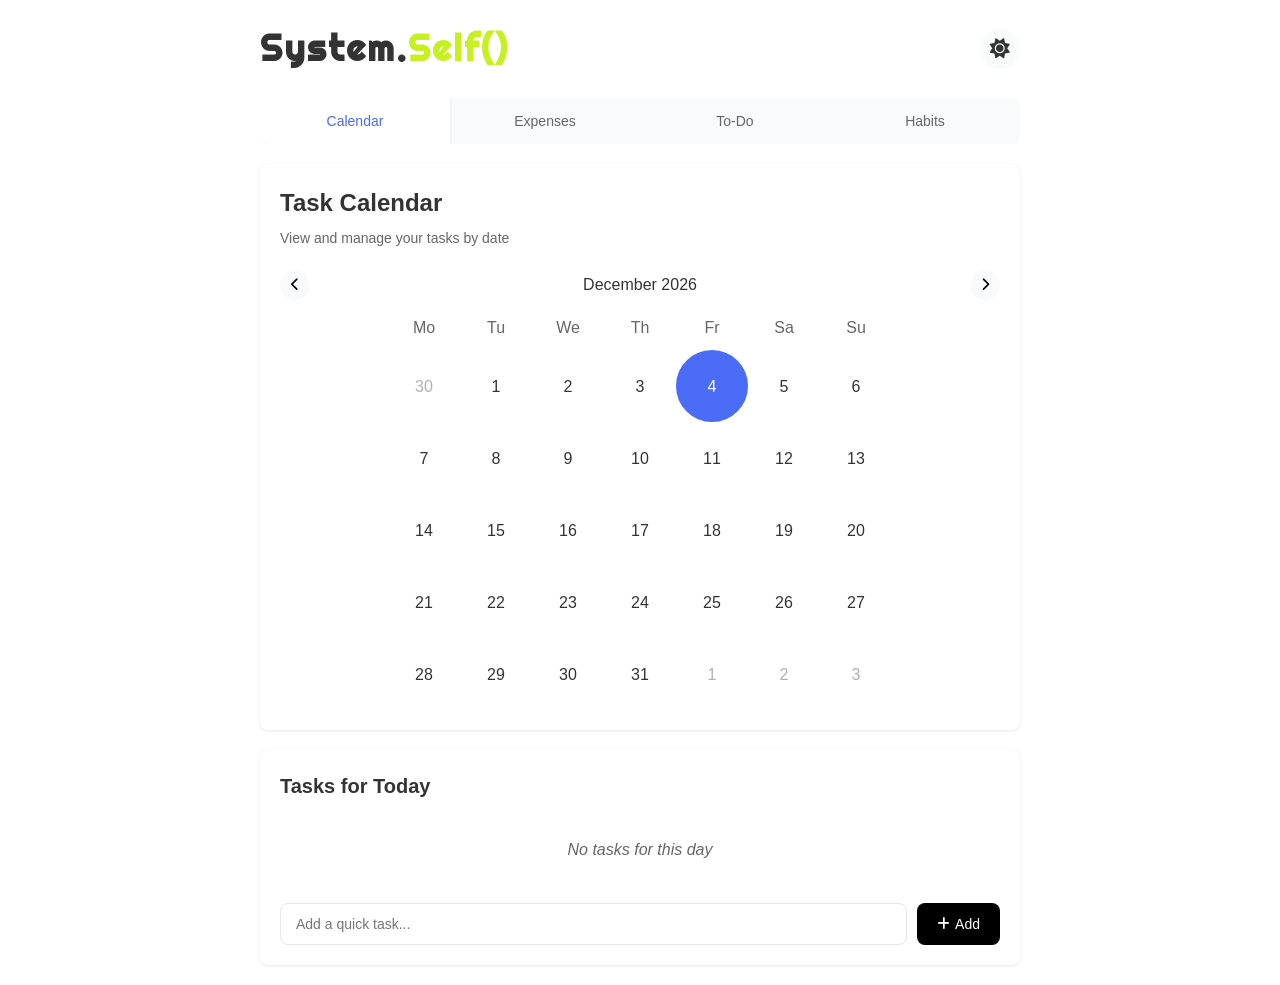
<file: index.html>
<!DOCTYPE html>
<html lang="en">
  <head>
    <meta charset="UTF-8" />
    <meta name="viewport" content="width=device-width, initial-scale=1.0" />
    <title>Task Calendar</title>
    <link rel="stylesheet" href="css/global.css" />
    <link rel="stylesheet" href="css/todo.css" />
    <link
      rel="stylesheet"
      href="https://cdnjs.cloudflare.com/ajax/libs/font-awesome/6.4.0/css/all.min.css"
    />
  </head>
  <body>
    <div class="app">
      <header class="header">
        <h1 class="header__title">
          System.<span class="header__title-accent">Self()</span>
        </h1>
        <button class="header__theme-toggle" id="themeToggle">
          <i class="fas fa-sun"></i>
        </button>
      </header>

      <nav class="tabs">
        <a href="index.html" class="tabs__button tabs__button--active"
          >Calendar</a
        >
        <a href="expenses.html" class="tabs__button">Expenses</a>
        <a href="todo.html" class="tabs__button">To-Do</a>
        <a href="habits.html" class="tabs__button">Habits</a>
      </nav>

      <main class="content">
        <!-- Task Calendar Page -->
        <section class="page-content">
          <div class="task-calendar task-calendar--full">
            <h2 class="task-calendar__title">Task Calendar</h2>
            <p class="task-calendar__subtitle">
              View and manage your tasks by date
            </p>

            <div class="task-calendar__header">
              <button class="task-calendar__control" id="prevCalendarMonth">
                <i class="fas fa-chevron-left"></i>
              </button>
              <h3 class="task-calendar__month" id="taskCalendarMonth">
                March 2025
              </h3>
              <button class="task-calendar__control" id="nextCalendarMonth">
                <i class="fas fa-chevron-right"></i>
              </button>
            </div>

            <div class="task-calendar__weekdays">
              <div class="task-calendar__weekday">Mo</div>
              <div class="task-calendar__weekday">Tu</div>
              <div class="task-calendar__weekday">We</div>
              <div class="task-calendar__weekday">Th</div>
              <div class="task-calendar__weekday">Fr</div>
              <div class="task-calendar__weekday">Sa</div>
              <div class="task-calendar__weekday">Su</div>
            </div>

            <div class="task-calendar__days" id="taskCalendarDays">
              <!-- Days will be generated by JavaScript -->
            </div>
          </div>

          <div class="day-tasks">
            <h3 class="day-tasks__title">
              Tasks for <span id="selectedDate">Today</span>
            </h3>
            <div class="day-tasks__list" id="dayTasksList">
              <!-- Tasks will be generated by JavaScript -->
            </div>
            <div class="day-tasks__form">
              <input
                type="text"
                class="day-tasks__input"
                id="quickTaskInput"
                placeholder="Add a quick task..."
              />
              <button class="day-tasks__add-btn" id="quickAddTaskBtn">
                <i class="fas fa-plus"></i> Add
              </button>
            </div>
          </div>

          <!-- Task Modal -->
          <div class="modal" id="taskModal">
            <div class="modal__content">
              <div class="modal__header">
                <h3 class="modal__title">Add Task</h3>
                <button class="modal__close" id="closeTaskModal">
                  &times;
                </button>
              </div>
              <div class="modal__body">
                <form id="taskForm">
                  <div class="form-group">
                    <label for="taskTitle">Task</label>
                    <input
                      type="text"
                      id="taskTitle"
                      class="form-control"
                      placeholder="Enter task title"
                    />
                  </div>
                  <div class="form-group">
                    <label for="taskCategory">Category</label>
                    <select id="taskCategory" class="form-control">
                      <option value="work">Work</option>
                      <option value="personal">Personal</option>
                      <option value="health">Health</option>
                    </select>
                  </div>
                  <div class="form-group">
                    <label for="taskDueDate">Due Date</label>
                    <input type="date" id="taskDueDate" class="form-control" />
                  </div>
                  <div class="form-group">
                    <label for="taskPriority">Priority</label>
                    <select id="taskPriority" class="form-control">
                      <option value="low">Low</option>
                      <option value="medium">Medium</option>
                      <option value="high">High</option>
                    </select>
                  </div>
                  <button type="submit" class="form-submit">Save Task</button>
                </form>
              </div>
            </div>
          </div>
        </section>
      </main>
    </div>

    <script src="js/storage.js" type="module"></script>
    <script src="js/calendar.js" type="module"></script>
    <script src="js/page-init.js" type="module"></script>
  </body>
</html>
</file>
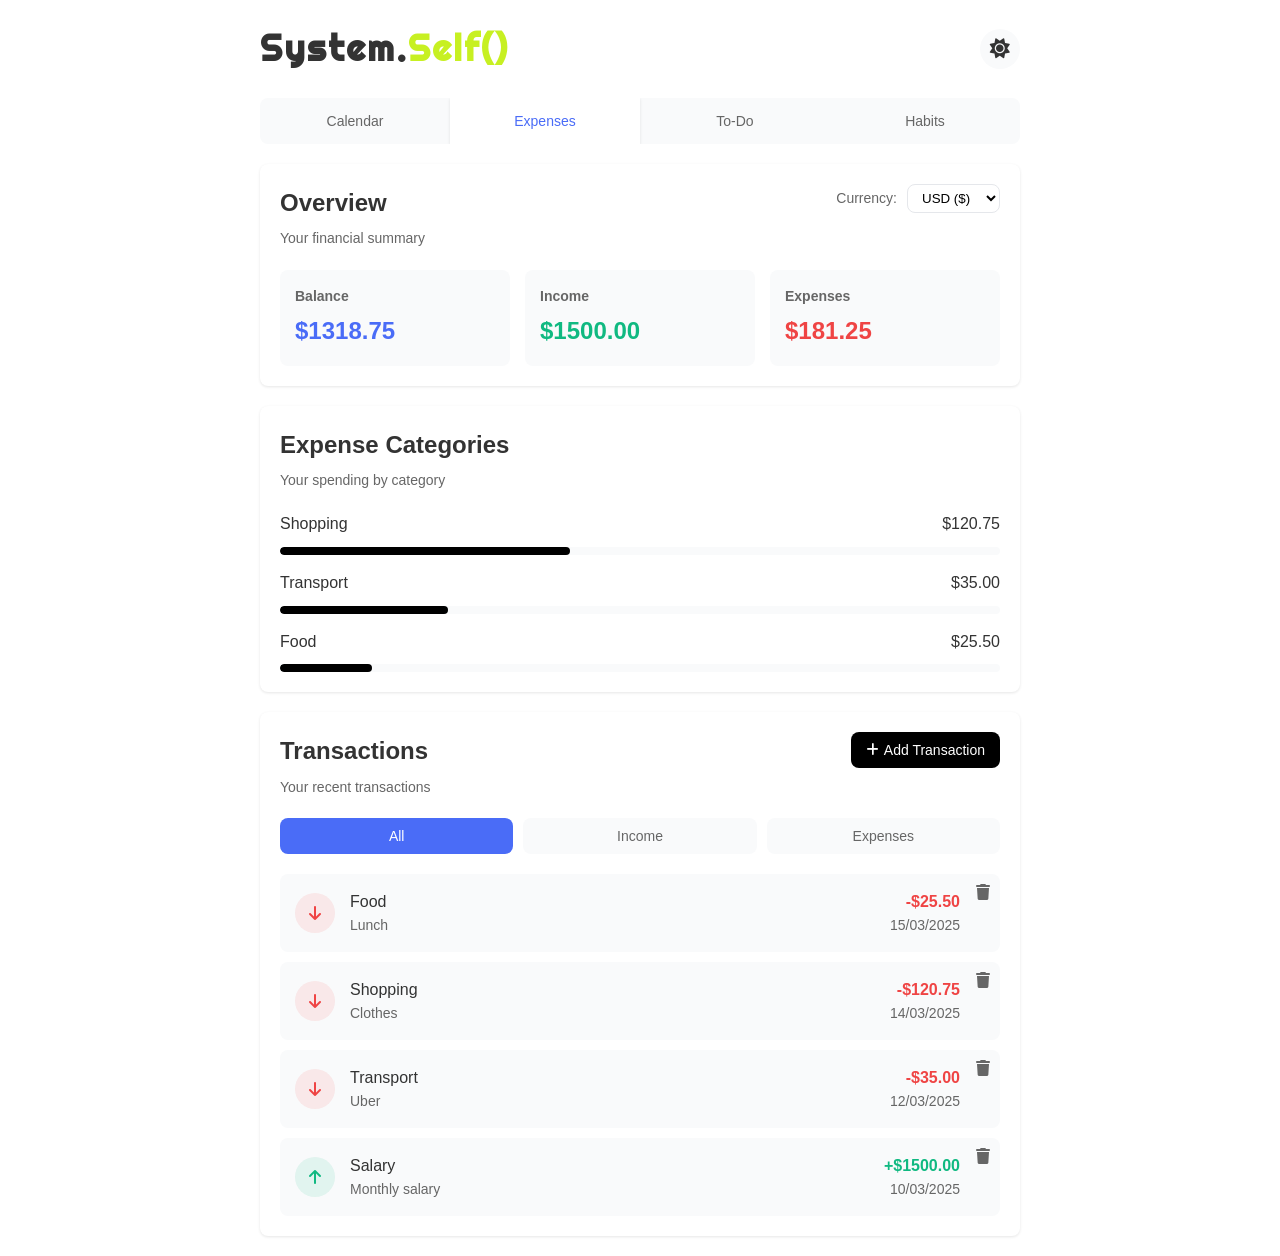
<file: expenses.html>
<!DOCTYPE html>
<html lang="en">
  <head>
    <meta charset="UTF-8" />
    <meta name="viewport" content="width=device-width, initial-scale=1.0" />
    <title>Expenses</title>
    <link rel="stylesheet" href="./css/global.css" />
    <link rel="stylesheet" href="./css/expenses.css" />
    <link
      rel="stylesheet"
      href="https://cdnjs.cloudflare.com/ajax/libs/font-awesome/6.4.0/css/all.min.css"
    />
  </head>
  <body>
    <div class="app">
      <header class="header">
        <h1 class="header__title">
          System.<span class="header__title-accent">Self()</span>
        </h1>
        <button class="header__theme-toggle" id="themeToggle">
          <i class="fas fa-sun"></i>
        </button>
      </header>

      <nav class="tabs">
        <a href="index.html" class="tabs__button">Calendar</a>
        <a href="expenses.html" class="tabs__button tabs__button--active"
          >Expenses</a
        >
        <a href="todo.html" class="tabs__button">To-Do</a>
        <a href="habits.html" class="tabs__button">Habits</a>
      </nav>

      <main class="content">
        <!-- Expenses Page -->
        <section class="page-content">
          <div class="overview">
            <div class="overview__header">
              <div>
                <h2 class="overview__title">Overview</h2>
                <p class="overview__subtitle">Your financial summary</p>
              </div>
              <div class="currency-selector">
                <label for="currencySelect">Currency:</label>
                <select id="currencySelect" class="currency-selector__dropdown">
                  <option value="USD">USD ($)</option>
                  <option value="EUR">EUR (€)</option>
                  <option value="UAH">UAH (₴)</option>
                </select>
              </div>
            </div>
            <div class="overview__stats">
              <div class="overview__stat">
                <h3 class="overview__stat-title">Balance</h3>
                <p
                  class="overview__stat-value overview__stat-value--balance"
                  id="balanceValue"
                >
                  $1318.75
                </p>
              </div>
              <div class="overview__stat">
                <h3 class="overview__stat-title">Income</h3>
                <p
                  class="overview__stat-value overview__stat-value--income"
                  id="incomeValue"
                >
                  $1500.00
                </p>
              </div>
              <div class="overview__stat">
                <h3 class="overview__stat-title">Expenses</h3>
                <p
                  class="overview__stat-value overview__stat-value--expense"
                  id="expenseValue"
                >
                  $181.25
                </p>
              </div>
            </div>
          </div>

          <div class="categories">
            <h2 class="categories__title">Expense Categories</h2>
            <p class="categories__subtitle">Your spending by category</p>
            <div class="categories__list" id="expenseCategories">
              <!-- Categories will be generated by JavaScript -->
            </div>
          </div>

          <div class="transactions">
            <div class="transactions__header">
              <div>
                <h2 class="transactions__title">Transactions</h2>
                <p class="transactions__subtitle">Your recent transactions</p>
              </div>
              <button class="transactions__add-btn" id="addTransactionBtn">
                <i class="fas fa-plus"></i> Add Transaction
              </button>
            </div>
            <div class="transactions__filters">
              <button
                class="transactions__filter transactions__filter--active"
                data-filter="all"
              >
                All
              </button>
              <button class="transactions__filter" data-filter="income">
                Income
              </button>
              <button class="transactions__filter" data-filter="expense">
                Expenses
              </button>
            </div>
            <div class="transactions__list" id="transactionsList">
              <!-- Transactions will be generated by JavaScript -->
            </div>
          </div>

          <!-- Transaction Modal -->
          <div class="modal" id="transactionModal">
            <div class="modal__content">
              <div class="modal__header">
                <h3 class="modal__title">Add Transaction</h3>
                <button class="modal__close" id="closeTransactionModal">
                  &times;
                </button>
              </div>
              <div class="modal__body">
                <form id="transactionForm">
                  <div class="form-group">
                    <label for="transactionType">Type</label>
                    <select id="transactionType" class="form-control">
                      <option value="income">Income</option>
                      <option value="expense">Expense</option>
                    </select>
                  </div>
                  <div class="form-group">
                    <label for="transactionCategory">Category</label>
                    <input
                      type="text"
                      id="transactionCategory"
                      class="form-control"
                      placeholder="e.g., Food, Transport"
                    />
                  </div>
                  <div class="form-group">
                    <label for="transactionDescription">Description</label>
                    <input
                      type="text"
                      id="transactionDescription"
                      class="form-control"
                      placeholder="e.g., Lunch, Uber"
                    />
                  </div>
                  <div class="form-group">
                    <label for="transactionAmount">Amount</label>
                    <input
                      type="number"
                      id="transactionAmount"
                      class="form-control"
                      step="0.01"
                      placeholder="0.00"
                    />
                  </div>
                  <div class="form-group">
                    <label for="transactionDate">Date</label>
                    <input
                      type="date"
                      id="transactionDate"
                      class="form-control"
                    />
                  </div>
                  <button type="submit" class="form-submit">
                    Save Transaction
                  </button>
                </form>
              </div>
            </div>
          </div>
        </section>
      </main>
    </div>

    <script src="js/storage.js" type="module"></script>
    <script src="js/expenses.js" type="module"></script>
    <script src="js/page-init.js" type="module"></script>
  </body>
</html>
</file>
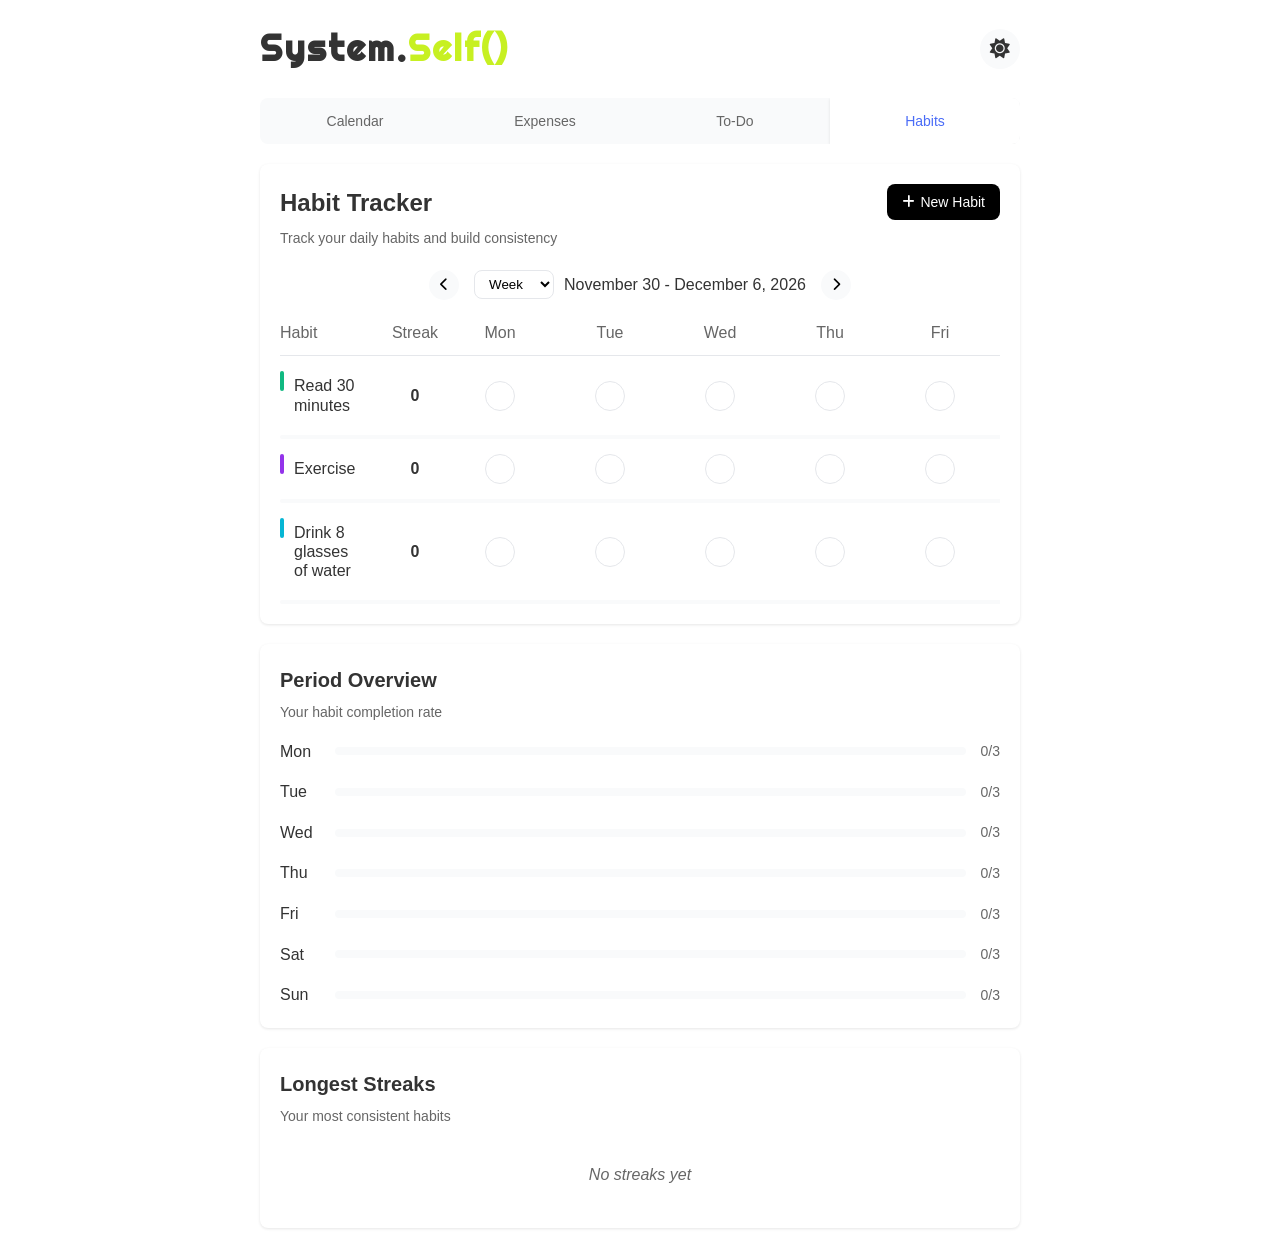
<file: habits.html>
<!DOCTYPE html>
<html lang="en">
  <head>
    <meta charset="UTF-8" />
    <meta name="viewport" content="width=device-width, initial-scale=1.0" />
    <title>Habits</title>
    <link rel="stylesheet" href="./css/global.css" />
    <link rel="stylesheet" href="./css/habits.css" />
    <link
      rel="stylesheet"
      href="https://cdnjs.cloudflare.com/ajax/libs/font-awesome/6.4.0/css/all.min.css"
    />
  </head>
  <body>
    <div class="app">
      <header class="header">
        <h1 class="header__title">
          System.<span class="header__title-accent">Self()</span>
        </h1>
        <button class="header__theme-toggle" id="themeToggle">
          <i class="fas fa-sun"></i>
        </button>
      </header>

      <nav class="tabs">
        <a href="index.html" class="tabs__button">Calendar</a>
        <a href="expenses.html" class="tabs__button">Expenses</a>
        <a href="todo.html" class="tabs__button">To-Do</a>
        <a href="habits.html" class="tabs__button tabs__button--active"
          >Habits</a
        >
      </nav>

      <main class="content">
        <!-- Habits Page -->
        <section class="page-content">
          <div class="habit-tracker">
            <div class="habit-tracker__header">
              <div>
                <h2 class="habit-tracker__title">Habit Tracker</h2>
                <p class="habit-tracker__subtitle">
                  Track your daily habits and build consistency
                </p>
              </div>
              <button class="habit-tracker__add-btn" id="addHabitBtn">
                <i class="fas fa-plus"></i> New Habit
              </button>
            </div>

            <div class="habit-tracker__period">
              <button class="habit-tracker__period-btn" id="prevPeriodBtn">
                <i class="fas fa-chevron-left"></i>
              </button>
              <div class="habit-tracker__period-select">
                <select id="periodType" class="habit-tracker__period-dropdown">
                  <option value="week">Week</option>
                  <option value="month">Month</option>
                </select>
                <span id="currentPeriod">October 15-21, 2023</span>
              </div>
              <button class="habit-tracker__period-btn" id="nextPeriodBtn">
                <i class="fas fa-chevron-right"></i>
              </button>
            </div>

            <div class="habit-tracker__table">
              <div class="habit-tracker__table-header" id="habitTableHeader">
                <div
                  class="habit-tracker__header-cell habit-tracker__header-cell--habit"
                >
                  Habit
                </div>
                <div
                  class="habit-tracker__header-cell habit-tracker__header-cell--streak"
                >
                  Streak
                </div>
                <!-- Day headers will be generated by JavaScript -->
              </div>
              <div class="habit-tracker__habits" id="habitsList">
                <!-- Habits will be generated by JavaScript -->
              </div>
            </div>
          </div>

          <div class="weekly-overview">
            <h2 class="weekly-overview__title">Period Overview</h2>
            <p class="weekly-overview__subtitle">Your habit completion rate</p>
            <div class="weekly-overview__stats" id="weeklyOverview">
              <!-- Weekly stats will be generated by JavaScript -->
            </div>
          </div>

          <div class="longest-streaks">
            <h2 class="longest-streaks__title">Longest Streaks</h2>
            <p class="longest-streaks__subtitle">Your most consistent habits</p>
            <div class="longest-streaks__list" id="longestStreaksList">
              <!-- Longest streaks will be generated by JavaScript -->
            </div>
          </div>

          <!-- Habit Modal -->
          <div class="modal" id="habitModal">
            <div class="modal__content">
              <div class="modal__header">
                <h3 class="modal__title">Add New Habit</h3>
                <button class="modal__close" id="closeHabitModal">
                  &times;
                </button>
              </div>
              <div class="modal__body">
                <form id="habitForm">
                  <div class="form-group">
                    <label for="habitName">Habit Name</label>
                    <input
                      type="text"
                      id="habitName"
                      class="form-control"
                      placeholder="e.g., Morning Meditation"
                    />
                  </div>
                  <div class="form-group">
                    <label for="habitColor">Color</label>
                    <select id="habitColor" class="form-control">
                      <option value="blue">Blue</option>
                      <option value="green">Green</option>
                      <option value="purple">Purple</option>
                      <option value="teal">Teal</option>
                    </select>
                  </div>
                  <div class="form-group">
                    <label>Days of the Week</label>
                    <div class="checkbox-group">
                      <label
                        ><input
                          type="checkbox"
                          name="habitDays"
                          value="mon"
                          checked
                        />
                        Monday</label
                      >
                      <label
                        ><input
                          type="checkbox"
                          name="habitDays"
                          value="tue"
                          checked
                        />
                        Tuesday</label
                      >
                      <label
                        ><input
                          type="checkbox"
                          name="habitDays"
                          value="wed"
                          checked
                        />
                        Wednesday</label
                      >
                      <label
                        ><input
                          type="checkbox"
                          name="habitDays"
                          value="thu"
                          checked
                        />
                        Thursday</label
                      >
                      <label
                        ><input
                          type="checkbox"
                          name="habitDays"
                          value="fri"
                          checked
                        />
                        Friday</label
                      >
                      <label
                        ><input type="checkbox" name="habitDays" value="sat" />
                        Saturday</label
                      >
                      <label
                        ><input type="checkbox" name="habitDays" value="sun" />
                        Sunday</label
                      >
                    </div>
                  </div>
                  <button type="submit" class="form-submit">Save Habit</button>
                </form>
              </div>
            </div>
          </div>
        </section>
      </main>
    </div>

    <script src="js/storage.js" type="module"></script>
    <script src="js/habits.js" type="module"></script>
    <script src="js/page-init.js" type="module"></script>
  </body>
</html>
</file>
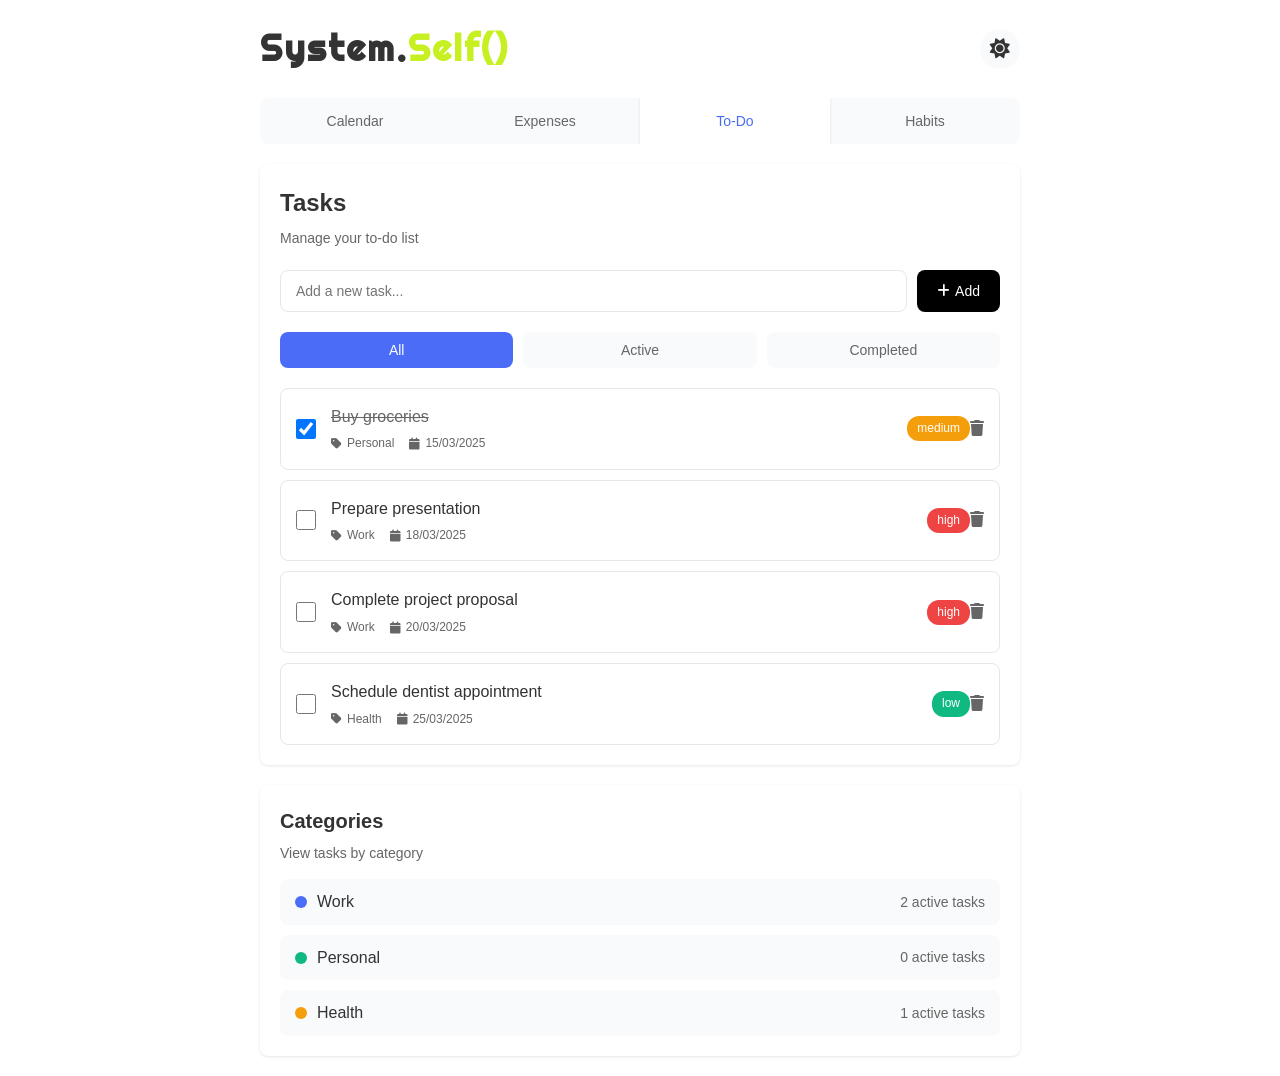
<file: todo.html>
<!DOCTYPE html>
<html lang="en">
  <head>
    <meta charset="UTF-8" />
    <meta name="viewport" content="width=device-width, initial-scale=1.0" />
    <title>To-Do</title>
    <link rel="stylesheet" href="./css/global.css" />
    <link rel="stylesheet" href="./css/todo.css" />
    <link
      rel="stylesheet"
      href="https://cdnjs.cloudflare.com/ajax/libs/font-awesome/6.4.0/css/all.min.css"
    />
  </head>
  <body>
    <div class="app">
      <header class="header">
        <h1 class="header__title">
          System.<span class="header__title-accent">Self()</span>
        </h1>
        <button class="header__theme-toggle" id="themeToggle">
          <i class="fas fa-sun"></i>
        </button>
      </header>

      <nav class="tabs">
        <a href="index.html" class="tabs__button">Calendar</a>
        <a href="expenses.html" class="tabs__button">Expenses</a>
        <a href="todo.html" class="tabs__button tabs__button--active">To-Do</a>
        <a href="habits.html" class="tabs__button">Habits</a>
      </nav>

      <main class="content">
        <!-- To-Do Page -->
        <section class="page-content">
          <div class="tasks">
            <h2 class="tasks__title">Tasks</h2>
            <p class="tasks__subtitle">Manage your to-do list</p>

            <div class="tasks__form">
              <input
                type="text"
                class="tasks__input"
                id="taskInput"
                placeholder="Add a new task..."
              />
              <button class="tasks__add-btn" id="addTaskBtn">
                <i class="fas fa-plus"></i> Add
              </button>
            </div>

            <div class="tasks__filters">
              <button
                class="tasks__filter tasks__filter--active"
                data-filter="all"
              >
                All
              </button>
              <button class="tasks__filter" data-filter="active">Active</button>
              <button class="tasks__filter" data-filter="completed">
                Completed
              </button>
            </div>

            <div class="tasks__list" id="tasksList">
              <!-- Tasks will be generated by JavaScript -->
            </div>
          </div>

          <div class="task-categories">
            <h2 class="task-categories__title">Categories</h2>
            <p class="task-categories__subtitle">View tasks by category</p>

            <div class="task-categories__list" id="categoriesList">
              <!-- Categories will be generated by JavaScript -->
            </div>
          </div>

          <!-- Task Modal -->
          <div class="modal" id="taskModal">
            <div class="modal__content">
              <div class="modal__header">
                <h3 class="modal__title">Add Task</h3>
                <button class="modal__close" id="closeTaskModal">
                  &times;
                </button>
              </div>
              <div class="modal__body">
                <form id="taskForm">
                  <div class="form-group">
                    <label for="taskTitle">Task</label>
                    <input
                      type="text"
                      id="taskTitle"
                      class="form-control"
                      placeholder="Enter task title"
                    />
                  </div>
                  <div class="form-group">
                    <label for="taskCategory">Category</label>
                    <select id="taskCategory" class="form-control">
                      <option value="work">Work</option>
                      <option value="personal">Personal</option>
                      <option value="health">Health</option>
                    </select>
                  </div>
                  <div class="form-group">
                    <label for="taskDueDate">Due Date</label>
                    <input type="date" id="taskDueDate" class="form-control" />
                  </div>
                  <div class="form-group">
                    <label for="taskPriority">Priority</label>
                    <select id="taskPriority" class="form-control">
                      <option value="low">Low</option>
                      <option value="medium">Medium</option>
                      <option value="high">High</option>
                    </select>
                  </div>
                  <button type="submit" class="form-submit">Save Task</button>
                </form>
              </div>
            </div>
          </div>
        </section>
      </main>
    </div>

    <script src="js/storage.js" type="module"></script>
    <script src="js/todo.js" type="module"></script>
    <script src="js/page-init.js" type="module"></script>
  </body>
</html>
</file>
<file: css/global.css>
@import url("https://fonts.googleapis.com/css2?family=Righteous&family=Rubik+Mono+One&display=swap");

:root {
  --primary-color: #4a6cf7;
  --success-color: #10b981;
  --warning-color: #f59e0b;
  --danger-color: #ef4444;
  --accent-color-yellow: #c7f022;
  --habits-purple-color: #9333ea;
  --habits-teal-color: #06b6d4;
  --text-color: #333;
  --text-secondary: #666;
  --background-color: #fff;
  --white-color: #fff;
  --black-color: #000;
  --background-secondary: #f9fafb;
  --border-color: #e5e7eb;
  --shadow: 0 1px 3px rgba(0, 0, 0, 0.1);
  --radius: 8px;
  --transition: all 0.3s ease;
}

.dark {
  --text-color: #f9fafb;
  --text-secondary: #d1d5db;
  --background-color: #111827;
  --background-secondary: #1f2937;
  --border-color: #374151;
  --shadow: 0 1px 3px rgba(255, 255, 255, 0.1);
}

body.dark .habit-tracker__period-dropdown,
body.dark .currency-selector__dropdown {
  background-color: var(--background-secondary);
  color: var(--text-primary);
}

* {
  margin: 0;
  padding: 0;
  box-sizing: border-box;
}

body {
  font-family: "Rubik", sans-serif;
  color: var(--text-color);
  background-color: var(--background-color);
  line-height: 1.6;
  transition: var(--transition);
}

.app {
  max-width: 800px;
  margin: 0 auto;
  padding: 20px;
}

.header {
  display: flex;
  justify-content: space-between;
  align-items: center;
  margin-bottom: 20px;
}

.header__title {
  font-family: "Righteous";
  letter-spacing: 2px;
  font-size: 36px;
  font-weight: 700;
}

.header__title-accent {
  color: var(--accent-color-yellow);
}

.header__theme-toggle {
  background: none;
  border: none;
  font-size: 20px;
  cursor: pointer;
  color: var(--text-color);
  width: 40px;
  height: 40px;
  border-radius: 50%;
  display: flex;
  align-items: center;
  justify-content: center;
  background-color: var(--background-secondary);
}

.tabs {
  display: flex;
  background-color: var(--background-secondary);
  border-radius: var(--radius);
  margin-bottom: 20px;
  overflow: hidden;
}

.tabs__button {
  flex: 1;
  padding: 12px;
  border: none;
  background: none;
  cursor: pointer;
  font-size: 14px;
  font-weight: 500;
  color: var(--text-secondary);
  transition: var(--transition);
  text-align: center;
  text-decoration: none;
}

.tabs__button--active {
  color: var(--primary-color);
  background-color: var(--background-color);
  box-shadow: var(--shadow);
}

.page-content {
  display: block;
}

.empty-state {
  text-align: center;
  padding: 20px;
  color: var(--text-secondary);
  font-style: italic;
}

/* Modal */
.modal {
  display: none;
  position: fixed;
  top: 0;
  left: 0;
  width: 100%;
  height: 100%;
  background-color: rgba(0, 0, 0, 0.5);
  z-index: 1000;
  justify-content: center;
  align-items: center;
}

.modal__content {
  background-color: var(--background-color);
  border-radius: var(--radius);
  width: 90%;
  max-width: 500px;
  box-shadow: 0 4px 6px rgba(0, 0, 0, 0.1);
  overflow: hidden;
}

.modal__header {
  display: flex;
  justify-content: space-between;
  align-items: center;
  padding: 15px 20px;
  border-bottom: 1px solid var(--border-color);
}

.modal__title {
  font-size: 18px;
  font-weight: 600;
}

.modal__close {
  background: none;
  border: none;
  font-size: 24px;
  cursor: pointer;
  color: var(--text-secondary);
}

.modal__body {
  padding: 20px;
}

/* Form elements */
.form-group {
  margin-bottom: 15px;
}

.form-group label {
  display: block;
  margin-bottom: 5px;
  font-weight: 500;
  color: var(--text-secondary);
}

.form-control {
  width: 100%;
  padding: 10px 12px;
  border: 1px solid var(--border-color);
  border-radius: var(--radius);
  font-size: 14px;
  color: var(--text-color);
  background-color: var(--background-color);
}

.form-submit {
  width: 100%;
  padding: 12px;
  background-color: var(--primary-color);
  color: var(--background-color);
  border: none;
  border-radius: var(--radius);
  font-size: 14px;
  font-weight: 500;
  cursor: pointer;
  transition: var(--transition);
}

.form-submit:hover {
  opacity: 0.9;
}

.checkbox-group {
  display: grid;
  grid-template-columns: repeat(2, 1fr);
  gap: 10px;
}

.checkbox-group label {
  display: flex;
  align-items: center;
  gap: 5px;
  font-weight: normal;
}
</file>
<file: css/todo.css>
.tasks {
  background-color: var(--background-color);
  border-radius: var(--radius);
  padding: 20px;
  margin-bottom: 20px;
  box-shadow: var(--shadow);
}

.tasks__title {
  font-size: 24px;
  font-weight: 700;
  margin-bottom: 5px;
}

.tasks__subtitle {
  color: var(--text-secondary);
  font-size: 14px;
  margin-bottom: 20px;
}

.tasks__form {
  display: flex;
  gap: 10px;
  margin-bottom: 20px;
}

.tasks__input {
  flex: 1;
  padding: 12px 15px;
  border: 1px solid var(--border-color);
  border-radius: var(--radius);
  font-size: 14px;
}

.tasks__add-btn {
  padding: 12px 20px;
  background-color: var(--black-color);
  color: var(--white-color);
  border: none;
  border-radius: var(--radius);
  font-size: 14px;
  font-weight: 500;
  cursor: pointer;
  display: flex;
  align-items: center;
  gap: 5px;
}

.tasks__filters {
  display: flex;
  gap: 10px;
  margin-bottom: 20px;
}

.tasks__filter {
  flex: 1;
  padding: 10px 15px;
  background-color: var(--background-secondary);
  border: none;
  border-radius: var(--radius);
  font-size: 14px;
  cursor: pointer;
  color: var(--text-secondary);
  text-align: center;
}

.tasks__filter--active {
  background-color: var(--primary-color);
  color: var(--white-color);
}

.tasks__list {
  display: flex;
  flex-direction: column;
  gap: 10px;
}

.task-item {
  display: flex;
  align-items: center;
  padding: 15px;
  border: 1px solid var(--border-color);
  border-radius: var(--radius);
  background-color: var(--background-color);
}

.task-item--completed .task-item__title {
  text-decoration: line-through;
  color: var(--text-secondary);
}

.task-item__checkbox {
  margin-right: 15px;
  width: 20px;
  height: 20px;
  cursor: pointer;
}

.task-item__content {
  flex: 1;
}

.task-item__title {
  font-weight: 500;
  margin-bottom: 5px;
}

.task-item__details {
  display: flex;
  gap: 15px;
  font-size: 12px;
  color: var(--text-secondary);
}

.task-item__category {
  display: flex;
  align-items: center;
  gap: 5px;
}

.task-item__date {
  display: flex;
  align-items: center;
  gap: 5px;
}

.task-item__priority {
  padding: 3px 10px;
  border-radius: 12px;
  font-size: 12px;
  font-weight: 500;
  color: var(--white-color);
}

.task-item__priority--high {
  background-color: var(--danger-color);
}

.task-item__priority--medium {
  background-color: var(--warning-color);
}

.task-item__priority--low {
  background-color: var(--success-color);
}

.task-item__actions {
  display: flex;
  gap: 10px;
}

.task-item__action {
  background: none;
  border: none;
  cursor: pointer;
  color: var(--text-secondary);
  font-size: 16px;
}

.task-calendar {
  background-color: var(--background-color);
  border-radius: var(--radius);
  padding: 20px;
  margin-bottom: 20px;
  box-shadow: var(--shadow);
}

.task-calendar--full {
  margin-bottom: 20px;
}

.task-calendar__title {
  font-size: 24px;
  font-weight: 700;
  margin-bottom: 5px;
}

.task-calendar__subtitle {
  color: var(--text-secondary);
  font-size: 14px;
  margin-bottom: 20px;
}

.task-calendar__header {
  display: flex;
  justify-content: space-between;
  align-items: center;
  margin-bottom: 15px;
}

.task-calendar__month {
  font-size: 16px;
  font-weight: 500;
}

.task-calendar__control {
  background: none;
  border: none;
  cursor: pointer;
  width: 30px;
  height: 30px;
  display: flex;
  align-items: center;
  justify-content: center;
  border-radius: 50%;
  background-color: var(--background-secondary);
}

.task-calendar__weekdays {
  display: grid;
  grid-template-columns: repeat(7, 10%);
  text-align: center;
  justify-content: center;
  font-weight: 500;
  color: var(--text-secondary);
  margin-bottom: 10px;
}

.task-calendar__days {
  display: grid;
  grid-template-columns: repeat(7, 10%);
  justify-content: center;
}

.task-calendar__day {
  aspect-ratio: 1;
  display: flex;
  align-items: center;
  justify-content: center;
  border-radius: 50%;
  cursor: pointer;
  position: relative;
}

.task-calendar__day--other-month {
  color: var(--text-secondary);
  opacity: 0.5;
}

.task-calendar__day--today {
  background-color: var(--primary-color);
  color: var(--white-color);
}

.task-calendar__day--selected {
  border: 2px solid var(--primary-color);
}

.task-calendar__day--has-tasks::after {
  content: "";
  position: absolute;
  bottom: 3px;
  width: 4px;
  height: 4px;
  background-color: var(--primary-color);
  border-radius: 50%;
}

.day-tasks {
  background-color: var(--background-color);
  border-radius: var(--radius);
  padding: 20px;
  box-shadow: var(--shadow);
}

.day-tasks__title {
  font-size: 20px;
  font-weight: 600;
  margin-bottom: 15px;
}

.day-tasks__list {
  display: flex;
  flex-direction: column;
  gap: 10px;
  margin-bottom: 20px;
  max-height: 400px;
  overflow-y: auto;
}

.day-tasks__form {
  display: flex;
  gap: 10px;
}

.day-tasks__input {
  flex: 1;
  padding: 12px 15px;
  border: 1px solid var(--border-color);
  border-radius: var(--radius);
  font-size: 14px;
}

.day-tasks__add-btn {
  padding: 12px 20px;
  background-color: var(--black-color);
  color: var(--white-color);
  border: none;
  border-radius: var(--radius);
  font-size: 14px;
  font-weight: 500;
  cursor: pointer;
  display: flex;
  align-items: center;
  gap: 5px;
}

.task-categories {
  background-color: var(--background-color);
  border-radius: var(--radius);
  padding: 20px;
  box-shadow: var(--shadow);
}

.task-categories__title {
  font-size: 20px;
  font-weight: 600;
  margin-bottom: 5px;
}

.task-categories__subtitle {
  color: var(--text-secondary);
  font-size: 14px;
  margin-bottom: 15px;
}

.task-categories__list {
  display: flex;
  flex-direction: column;
  gap: 10px;
}

.category-item {
  border-radius: var(--radius);
  background-color: var(--background-secondary);
  overflow: hidden;
}

.category-item__header {
  display: flex;
  justify-content: space-between;
  align-items: center;
  padding: 10px 15px;
  cursor: pointer;
}

.category-item__name {
  display: flex;
  align-items: center;
  gap: 10px;
}

.category-item__color {
  width: 12px;
  height: 12px;
  border-radius: 50%;
}

.category-item__color--work {
  background-color: var(--primary-color);
}

.category-item__color--personal {
  background-color: var(--success-color);
}

.category-item__color--health {
  background-color: var(--warning-color);
}

.category-item__count {
  font-size: 14px;
  color: var(--text-secondary);
}

.category-item__tasks {
  display: none;
  padding: 0 15px 15px;
}

.category-item__tasks--visible {
  display: block;
}

.category-task {
  display: flex;
  align-items: center;
  padding: 10px;
  border-bottom: 1px solid var(--border-color);
}

.category-task:last-child {
  border-bottom: none;
}

.category-task__checkbox {
  margin-right: 10px;
}

.category-task__title {
  flex: 1;
  font-size: 14px;
}

.category-task--completed .category-task__title {
  text-decoration: line-through;
  color: var(--text-secondary);
}

.category-task__date {
  font-size: 12px;
  color: var(--text-secondary);
  margin-right: 10px;
}
</file>
<file: css/expenses.css>
.overview {
  background-color: var(--background-color);
  border-radius: var(--radius);
  padding: 20px;
  margin-bottom: 20px;
  box-shadow: var(--shadow);
}

.overview__header {
  display: flex;
  justify-content: space-between;
  align-items: flex-start;
  margin-bottom: 20px;
}

.overview__title {
  font-size: 24px;
  font-weight: 700;
  margin-bottom: 5px;
}

.overview__subtitle {
  color: var(--text-secondary);
  font-size: 14px;
}

.currency-selector {
  display: flex;
  align-items: center;
  gap: 10px;
}

.currency-selector label {
  font-size: 14px;
  color: var(--text-secondary);
}

.currency-selector__dropdown {
  padding: 5px 10px;
  border: 1px solid var(--border-color);
  border-radius: var(--radius);
  background-color: var(--background-color);
}

.overview__stats {
  display: flex;
  justify-content: space-between;
  gap: 15px;
}

.overview__stat {
  flex: 1;
  padding: 15px;
  border-radius: var(--radius);
  background-color: var(--background-secondary);
}

.overview__stat-title {
  font-size: 14px;
  color: var(--text-secondary);
  margin-bottom: 5px;
}

.overview__stat-value {
  font-size: 24px;
  font-weight: 700;
}

.overview__stat-value--balance {
  color: var(--primary-color);
}

.overview__stat-value--income {
  color: var(--success-color);
}

.overview__stat-value--expense {
  color: var(--danger-color);
}

.categories {
  background-color: var(--background-color);
  border-radius: var(--radius);
  padding: 20px;
  margin-bottom: 20px;
  box-shadow: var(--shadow);
}

.categories__title {
  font-size: 24px;
  font-weight: 700;
  margin-bottom: 5px;
}

.categories__subtitle {
  color: var(--text-secondary);
  font-size: 14px;
  margin-bottom: 20px;
}

.categories__list {
  display: flex;
  flex-direction: column;
  gap: 15px;
}

.category-bar {
  display: flex;
  flex-direction: column;
  gap: 5px;
}

.category-bar__header {
  display: flex;
  justify-content: space-between;
  margin-bottom: 5px;
}

.category-bar__name {
  font-weight: 500;
}

.category-bar__amount {
  font-weight: 500;
}

.category-bar__progress {
  height: 8px;
  background-color: var(--background-secondary);
  border-radius: 4px;
  overflow: hidden;
}

.category-bar__fill {
  height: 100%;
  border-radius: 4px;
}

.category-bar__fill--food {
  background-color: var(--black-color);
  width: 15%;
}

.category-bar__fill--transport {
  background-color: var(--black-color);
  width: 20%;
}

.category-bar__fill--shopping {
  background-color: var(--black-color);
  width: 65%;
}

.transactions {
  background-color: var(--background-color);
  border-radius: var(--radius);
  padding: 20px;
  box-shadow: var(--shadow);
}

.transactions__header {
  display: flex;
  justify-content: space-between;
  align-items: flex-start;
  margin-bottom: 20px;
}

.transactions__title {
  font-size: 24px;
  font-weight: 700;
  margin-bottom: 5px;
}

.transactions__subtitle {
  color: var(--text-secondary);
  font-size: 14px;
}

.transactions__add-btn {
  padding: 10px 15px;
  background-color: var(--black-color);
  color: var(--white-color);
  border: none;
  border-radius: var(--radius);
  font-size: 14px;
  font-weight: 500;
  cursor: pointer;
  display: flex;
  align-items: center;
  gap: 5px;
}

.transactions__filters {
  display: flex;
  gap: 10px;
  margin-bottom: 20px;
}

.transactions__filter {
  flex: 1;
  padding: 10px 15px;
  background-color: var(--background-secondary);
  border: none;
  border-radius: var(--radius);
  font-size: 14px;
  cursor: pointer;
  color: var(--text-secondary);
  text-align: center;
}

.transactions__filter--active {
  background-color: var(--primary-color);
  color: var(--white-color);
}

.transactions__list {
  display: flex;
  flex-direction: column;
  gap: 10px;
}

.transaction-item {
  display: flex;
  justify-content: space-between;
  align-items: center;
  padding: 15px;
  padding-right: 40px;
  border-radius: var(--radius);
  background-color: var(--background-secondary);
  position: relative;
}

.transaction-item__left {
  display: flex;
  align-items: center;
  gap: 15px;
}

.transaction-item__icon {
  width: 40px;
  height: 40px;
  border-radius: 50%;
  display: flex;
  align-items: center;
  justify-content: center;
  font-size: 16px;
}

.transaction-item__icon--expense {
  background-color: rgba(239, 68, 68, 0.1);
  color: var(--danger-color);
}

.transaction-item__icon--income {
  background-color: rgba(16, 185, 129, 0.1);
  color: var(--success-color);
}

.transaction-item__details {
  display: flex;
  flex-direction: column;
}

.transaction-item__category {
  font-weight: 500;
}

.transaction-item__description {
  font-size: 14px;
  color: var(--text-secondary);
}

.transaction-item__right {
  display: flex;
  flex-direction: column;
  align-items: flex-end;
}

.transaction-item__amount {
  font-weight: 600;
}

.transaction-item__amount--expense {
  color: var(--danger-color);
}

.transaction-item__amount--income {
  color: var(--success-color);
}

.transaction-item__date {
  font-size: 14px;
  color: var(--text-secondary);
}

.transaction-item__delete {
  position: absolute;
  right: 10px;
  top: 10px;
  background: none;
  border: none;
  color: var(--text-secondary);
  cursor: pointer;
  font-size: 16px;
}
</file>
<file: css/habits.css>
.habit-tracker {
  background-color: var(--background-color);
  border-radius: var(--radius);
  padding: 20px;
  margin-bottom: 20px;
  box-shadow: var(--shadow);
}

.habit-tracker__header {
  display: flex;
  justify-content: space-between;
  align-items: flex-start;
  margin-bottom: 20px;
}

.habit-tracker__title {
  font-size: 24px;
  font-weight: 700;
  margin-bottom: 5px;
}

.habit-tracker__subtitle {
  color: var(--text-secondary);
  font-size: 14px;
}

.habit-tracker__add-btn {
  padding: 10px 15px;
  background-color: var(--black-color);
  color: var(--white-color);
  border: none;
  border-radius: var(--radius);
  font-size: 14px;
  font-weight: 500;
  cursor: pointer;
  display: flex;
  align-items: center;
  gap: 5px;
}

.habit-tracker__period {
  display: flex;
  align-items: center;
  justify-content: center;
  margin-bottom: 20px;
}

.habit-tracker__period-btn {
  background: none;
  border: none;
  cursor: pointer;
  width: 30px;
  height: 30px;
  display: flex;
  align-items: center;
  justify-content: center;
  border-radius: 50%;
  background-color: var(--background-secondary);
}

.habit-tracker__period-select {
  display: flex;
  align-items: center;
  gap: 10px;
  margin: 0 15px;
}

.habit-tracker__period-dropdown {
  padding: 5px 10px;
  border: 1px solid var(--border-color);
  border-radius: var(--radius);
  background-color: var(--background-color);
}

.habit-tracker__table {
  width: 100%;
  overflow-x: auto;
}

.habit-tracker__table-header {
  display: grid;
  grid-template-columns: minmax(150px, 2fr) 0.5fr repeat(7, 1fr);
  gap: 10px;
  margin-bottom: 15px;
  padding-bottom: 10px;
  border-bottom: 1px solid var(--border-color);
}

.habit-tracker__header-cell {
  font-weight: 500;
  text-align: center;
  color: var(--text-secondary);
}

.habit-tracker__header-cell--habit {
  text-align: left;
}

.habit-tracker__habits {
  display: flex;
  flex-direction: column;
  gap: 15px;
}

.habit-item {
  display: grid;
  gap: 10px;
  align-items: center;
  position: relative;
  min-height: 40px;
}

.habit-item__name {
  display: flex;
  align-items: flex-start;
  gap: 10px;
  max-width: 80px;
  overflow: hidden;
}

.habit-item__name-text {
  white-space: normal;
  overflow: visible;
  word-break: break-word;
  line-height: 1.2;
  padding: 5px 0;
}

.habit-item__color {
  width: 4px;
  height: 20px;
  border-radius: 2px;
  flex-shrink: 0;
}

.habit-item__color--blue {
  background-color: var(--primary-color);
}

.habit-item__color--green {
  background-color: var(--success-color);
}

.habit-item__color--purple {
  background-color: var(--habits-purple-color);
}

.habit-item__color--teal {
  background-color: var(--habits-teal-color);
}

.habit-item__streak {
  font-weight: 600;
  text-align: center;
}

.habit-item__day {
  min-width: 30px;
  height: 30px;
  border-radius: 50%;
  display: flex;
  align-items: center;
  justify-content: center;
  margin: 0 auto;
  cursor: pointer;
  border: 1px solid var(--border-color);
  color: var(--text-secondary);
}

.habit-item__day--completed {
  border: none;
  color: var(--white-color);
}

.habit-item__day--blue.habit-item__day--completed {
  background-color: var(--primary-color);
}

.habit-item__day--green.habit-item__day--completed {
  background-color: var(--success-color);
}

.habit-item__day--purple.habit-item__day--completed {
  background-color: var(--habits-purple-color);
}

.habit-item__day--teal.habit-item__day--completed {
  background-color: var(--habits-teal-color);
}

.habit-item__day--disabled {
  opacity: 0.3;
  cursor: not-allowed;
}

.habit-item__progress {
  grid-column: 1 / -1;
  height: 4px;
  background-color: var(--background-secondary);
  border-radius: 2px;
  margin-top: 5px;
}

.habit-item__progress-fill {
  height: 100%;
  border-radius: 2px;
}

.habit-item__progress-fill--blue,
.streak-item__color--blue {
  background-color: var(--primary-color);
}

.habit-item__progress-fill--green,
.streak-item__color--green {
  background-color: var(--success-color);
}

.habit-item__progress-fill--purple,
.streak-item__color--purple {
  background-color: var(--habits-purple-color);
}

.habit-item__progress-fill--teal,
.streak-item__color--teal {
  background-color: var(--habits-teal-color);
}

.habit-item__percentage {
  position: absolute;
  right: 0;
  bottom: 0;
  font-size: 12px;
  color: var(--text-secondary);
}

.habit-item__delete {
  position: absolute;
  right: 5px;
  top: 0;
  background: none;
  border: none;
  color: var(--text-secondary);
  cursor: pointer;
  font-size: 16px;
  z-index: 10;
}

.weekly-overview {
  background-color: var(--background-color);
  border-radius: var(--radius);
  padding: 20px;
  margin-bottom: 20px;
  box-shadow: var(--shadow);
}

.weekly-overview__title {
  font-size: 20px;
  font-weight: 600;
  margin-bottom: 5px;
}

.weekly-overview__subtitle {
  color: var(--text-secondary);
  font-size: 14px;
  margin-bottom: 15px;
}

.weekly-overview__stats {
  display: flex;
  flex-direction: column;
  gap: 15px;
}

.day-stat {
  display: flex;
  align-items: center;
  gap: 15px;
}

.day-stat__name {
  width: 40px;
  font-weight: 500;
}

.day-stat__progress {
  flex: 1;
  height: 8px;
  background-color: var(--background-secondary);
  border-radius: 4px;
  overflow: hidden;
}

.day-stat__fill {
  height: 100%;
  background-color: var(--black-color);
  border-radius: 4px;
}

.day-stat__count {
  font-size: 14px;
  color: var(--text-secondary);
}

.longest-streaks {
  background-color: var(--background-color);
  border-radius: var(--radius);
  padding: 20px;
  box-shadow: var(--shadow);
}

.longest-streaks__title {
  font-size: 20px;
  font-weight: 600;
  margin-bottom: 5px;
}

.longest-streaks__subtitle {
  color: var(--text-secondary);
  font-size: 14px;
  margin-bottom: 15px;
}

.longest-streaks__list {
  display: flex;
  flex-direction: column;
  gap: 15px;
}

.streak-item {
  display: flex;
  align-items: center;
  gap: 15px;
}

.streak-item__color {
  width: 4px;
  height: 20px;
  border-radius: 2px;
  flex-shrink: 0;
}

.streak-item__name {
  flex: 1;
  font-weight: 500;
  white-space: normal;
  overflow: visible;
  word-break: break-word;
}

.streak-item__count {
  font-weight: 600;
}

.streak-item__days {
  font-size: 14px;
  color: var(--text-secondary);
}

.habit-tracker__table {
  width: 100%;
  overflow-x: auto;
  max-width: 100%;
}

.habit-tracker__table--month {
  overflow-x: auto;
}

.habit-tracker__table-header,
.habit-item {
  min-width: max-content;
  display: grid;
  gap: 10px;
}
</file>
